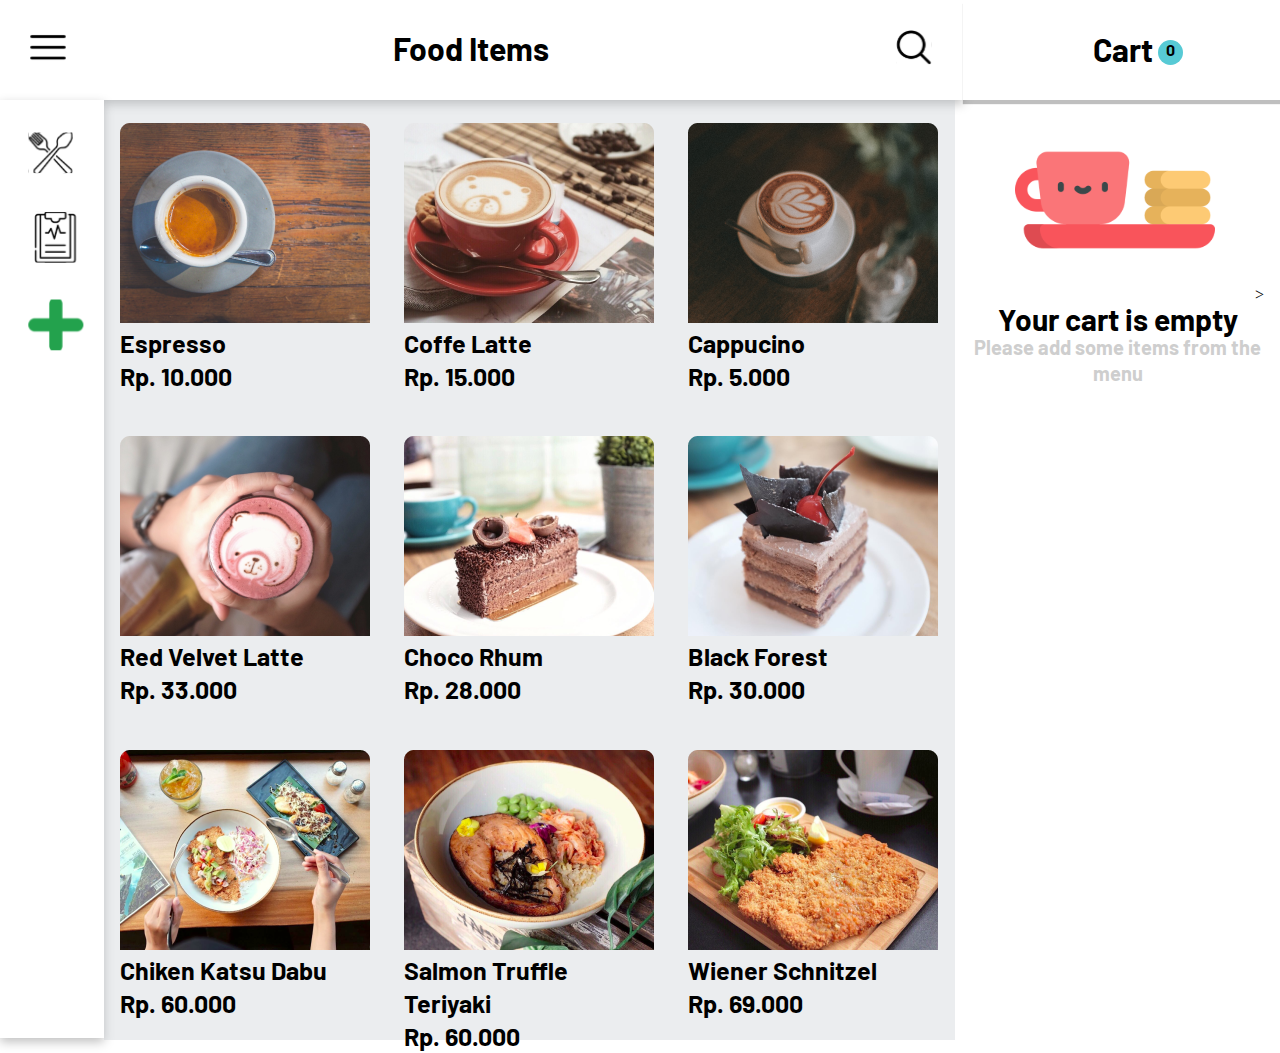
<file: index.html>
<!DOCTYPE html>
<html lang="en">
<head>
    <meta charset="UTF-8">
    <meta name="viewport" content="width=device-width, initial-scale=1.0">
    <link href="https://fonts.googleapis.com/css2?family=Barlow:wght@300&display=swap" rel="stylesheet">
    <link rel="stylesheet" href="style.css">
    <style>
        * {
            margin: 0;
            padding: 0;
        }

        header {
            display: flex;
        }

        .nav-left {
            width: 1002px;
            height: 100px;
            box-shadow: 0px 4px 10px rgba(0, 0, 0, 0.25);
            background-color: #ffff;
        }

        .nav-right {
            width: 330px;
            height: 100px;
            box-shadow: 0psx 4px 10px rgba(0, 0, 0, 0.25);
            background-color: #ffff;
            box-shadow: 0px 4px 1px rgba(0, 0, 0, 0.25);
        }

        .header-left {
            display: flex;
            justify-content: space-between
        }

        .header-right {
            display: flex;
            text-align: left;
        }
    </style>
    <title>LeBlanc Cafe</title>
</head>

<body>
    <header>
        <div class="nav-left">
            <div class="header-left">
                <img class="burger-menu" src="icon/menu.svg" alt="">
                <h1 class="title">Food Items</h1>
                <img class="search-menu" src="icon/magnifying-glass.svg" alt="">
            </div>
        </div>
        <div class="nav-right">
            <div class="header-right" style="text-align:left;">
                <h1 class="cart-text">Cart</h1>
                <div class="box-cart">0</div>
            </div>
        </div>
    </header>
    <article>
        <div class="main-navigation">
            <img class="fork-icon" src="icon/fork.svg" alt="">
            <a href="history.html"><img class="fork-icon" src="icon/clipboard.svg" alt=""></a>
            <img class="fork-icon" src="icon/add.svg" alt="">
        </div>
        <div class="food-menu">
            <div class="menu">
                <img src="icon/1.png" alt="Espresso">
                <h3>Espresso</h3>
                <p>Rp. 10.000</p>
            </div>
            <div class="menu">
                <img src="icon/2.png" alt="Coffee Latte">
                <h3>Coffe Latte</h3>
                <p>Rp. 15.000</p>
            </div>
            <div class="menu">
                <img src="icon/3.png" alt="Cappucino">
                <h3>Cappucino</h3>
                <p>Rp. 5.000</p>
            </div>
            <div class="menu">
                <img src="icon/4.png" alt="Red Velvet Latte">
                <h3>Red Velvet Latte</h3>
                <p>Rp. 33.000</p>
            </div>
            <div class="menu">
                <img src="icon/5.png" alt="Choco Rhum">
                <h3>Choco Rhum</h3>
                <p>Rp. 28.000</p>
            </div>
            <div class="menu">
                <img src="icon/6.png" alt="Black Forest">
                <h3>Black Forest</h3>
                <p>Rp. 30.000</p>
            </div>
            <div class="menu">
                <img src="icon/7.png" alt="Chiken Katsu Dabu">
                <h3>Chiken Katsu Dabu</h3>
                <p>Rp. 60.000</p>
            </div>
            <div class="menu">
                <img src="icon/8.png" alt="Salmon Truffle Teriyaki">
                <h3>Salmon Truffle Teriyaki</h3>
                <p>Rp. 60.000</p>
            </div>
            <div class="menu">
                <img src="icon/9.png" alt="Wiener Schnitzel">
                <h3>Wiener Schnitzel</h3>
                <p>Rp. 69.000</p>
            </div>
        </div>
        <div class="cart">
            <a href="home_select.html"><img class="no-order" src="icon/food-and-restaurant.svg" alt="Empty Cart"></a>>
            <h1 class="text-empty">Your cart is empty</h1>
            <h1 class="text-add-order" style="text-align: center;">Please add some items from the menu</h1>
        </div>
    </article>
</body>

</html>
</file>
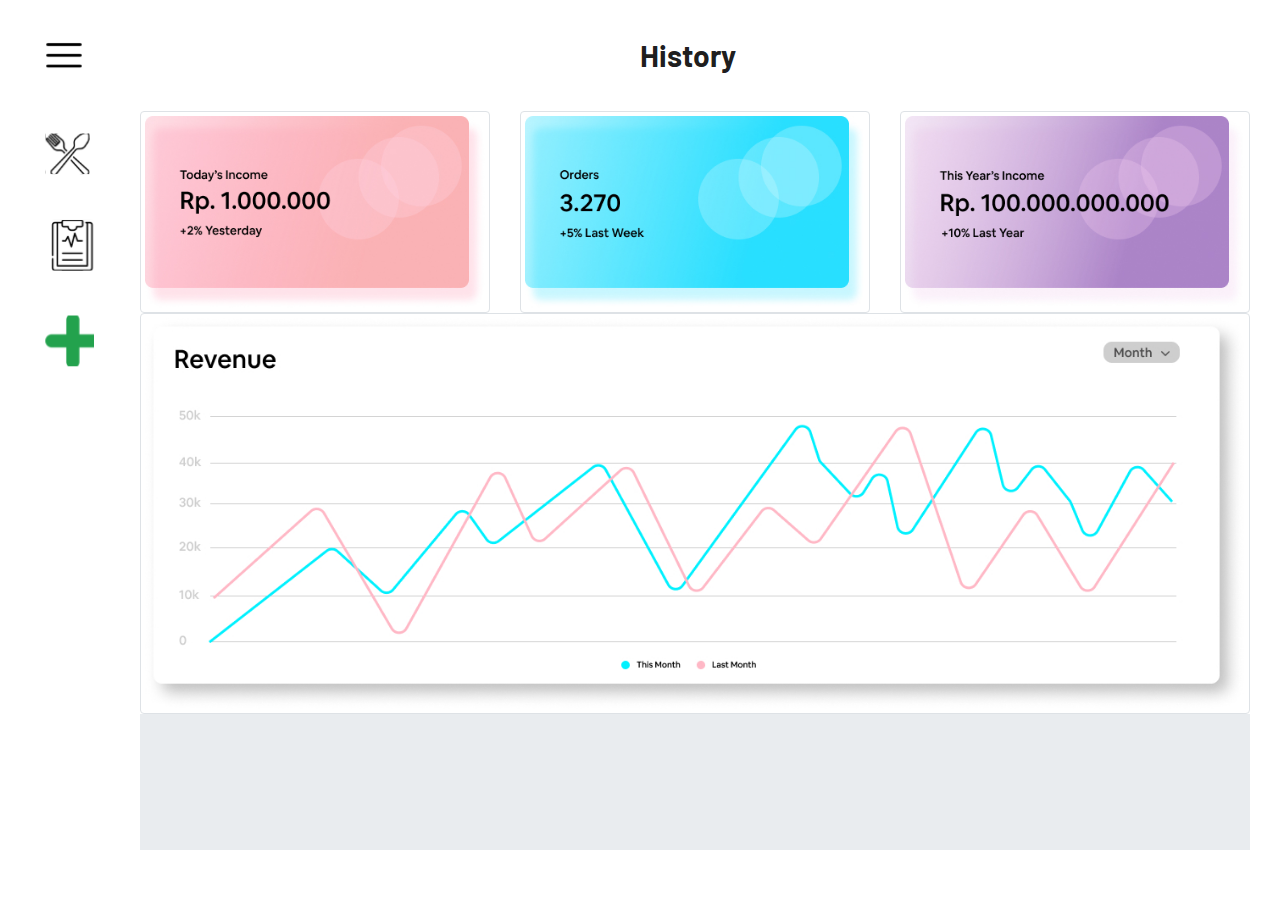
<file: history.html>
<!DOCTYPE html>
<html lang="en">

<head>
    <meta charset="UTF-8">
    <meta name="viewport" content="width=device-width, initial-scale=1.0">
    <link href="https://fonts.googleapis.com/css2?family=Barlow:wght@300&display=swap" rel="stylesheet">
    <link rel="stylesheet" href="https://stackpath.bootstrapcdn.com/bootstrap/4.5.2/css/bootstrap.min.css" integrity="sha384-JcKb8q3iqJ61gNV9KGb8thSsNjpSL0n8PARn9HuZOnIxN0hoP+VmmDGMN5t9UJ0Z" crossorigin="anonymous">

    <style>
        * {
    padding: 0;
    margin: 0;
    box-sizing: border-box;
          }

    .col-md-1 {
        background-color:white;
    }

    .kolom-utama {
        background-color: rgba(190, 195, 202, 0.3);

    }

    .container-empat {
        margin: 5px;
        display: flex;
        flex-direction: row;
        flex-wrap: wrap;
    }

    .card {
        padding: 5px auto;
        margin: 5px auto;
        width: 251px;
        height: 267px;  
    }

    .row {
    display: flex;
    }
    </style>

    <title>LeBlanc Cafe</title>
</head>
<body>
    <!-- navbar -->
    <nav class="navbar navbar-light ">
        <a href="index.html"><img src="icon/menu.svg" alt="Menu" style="margin: 30px;"/></a>
        <a class="navbar-brand" style="margin: auto; text-align: center; font-family: 'Barlow',sans-serif;
        font-weight: bold; font-size: 30px;">History</a>
        
        <form class="form-inline">
          
        </form>
      </nav>
    <!-- navbar -->

    <!-- section -->
        <div class="row">
            <div class="col-md-1">
                <a href=""><img src="icon/fork.svg" alt="fork" style="margin: 22px 45px"></a>
                <a href=""><img src="icon/clipboard.svg" alt="clipboard" style="margin: 22px 45px"></a>
                <a href=""><img src="icon/add.svg" alt="add" style="margin: 22px 45px"></a>
                    
            </div>
            <div class="col-md-11" style="background-color:white">
                
                <div class="container">
                    <!-- Stack the columns on mobile by making one full-width and the other half-width -->
                   
                    <div class="row">
                      <div class="col-6 col-md-4"><img src="icon/Card 1.jpg" class="img-thumbnail"/></div>
                      <div class="col-6 col-md-4"><img src="icon/Card 2.jpg" class="img-thumbnail"/></div>
                      <div class="col-6 col-md-4"><img src="icon/Card 3.jpg" class="img-thumbnail"/></div>
                    </div>
                  
                    <!-- Columns start at 50% wide on mobile and bump up to 33.3% wide on desktop -->
                    <div class="row">
                        <div class="col-12 col-md-12">
                            <img src="icon/Chart.jpg" class="img-thumbnail">
                           
                        </div>
                        
                      </div>
                    <!-- Columns are always 50% wide, on mobile and desktop -->
                    <div class="row">
                      <div class="col-12">
                      <div class="jumbotron jumbotron-fluid">
                        <div class="container">
                        <h1 class="display-4"></h1>                              
                            </div>
                          </div>
                      </div>
                    </div>
                </div>
            </div>
          </div>
        </div>
    </div>
    <!-- section -->

    <!-- Optional JavaScript -->
    <!-- jQuery first, then Popper.js, then Bootstrap JS -->
    <script src="https://code.jquery.com/jquery-3.5.1.slim.min.js" integrity="sha384-DfXdz2htPH0lsSSs5nCTpuj/zy4C+OGpamoFVy38MVBnE+IbbVYUew+OrCXaRkfj" crossorigin="anonymous"></script>
    <script src="https://cdn.jsdelivr.net/npm/popper.js@1.16.1/dist/umd/popper.min.js" integrity="sha384-9/reFTGAW83EW2RDu2S0VKaIzap3H66lZH81PoYlFhbGU+6BZp6G7niu735Sk7lN" crossorigin="anonymous"></script>
    <script src="https://stackpath.bootstrapcdn.com/bootstrap/4.5.2/js/bootstrap.min.js" integrity="sha384-B4gt1jrGC7Jh4AgTPSdUtOBvfO8shuf57BaghqFfPlYxofvL8/KUEfYiJOMMV+rV" crossorigin="anonymous"></script>
  </body>
</html>
</file>
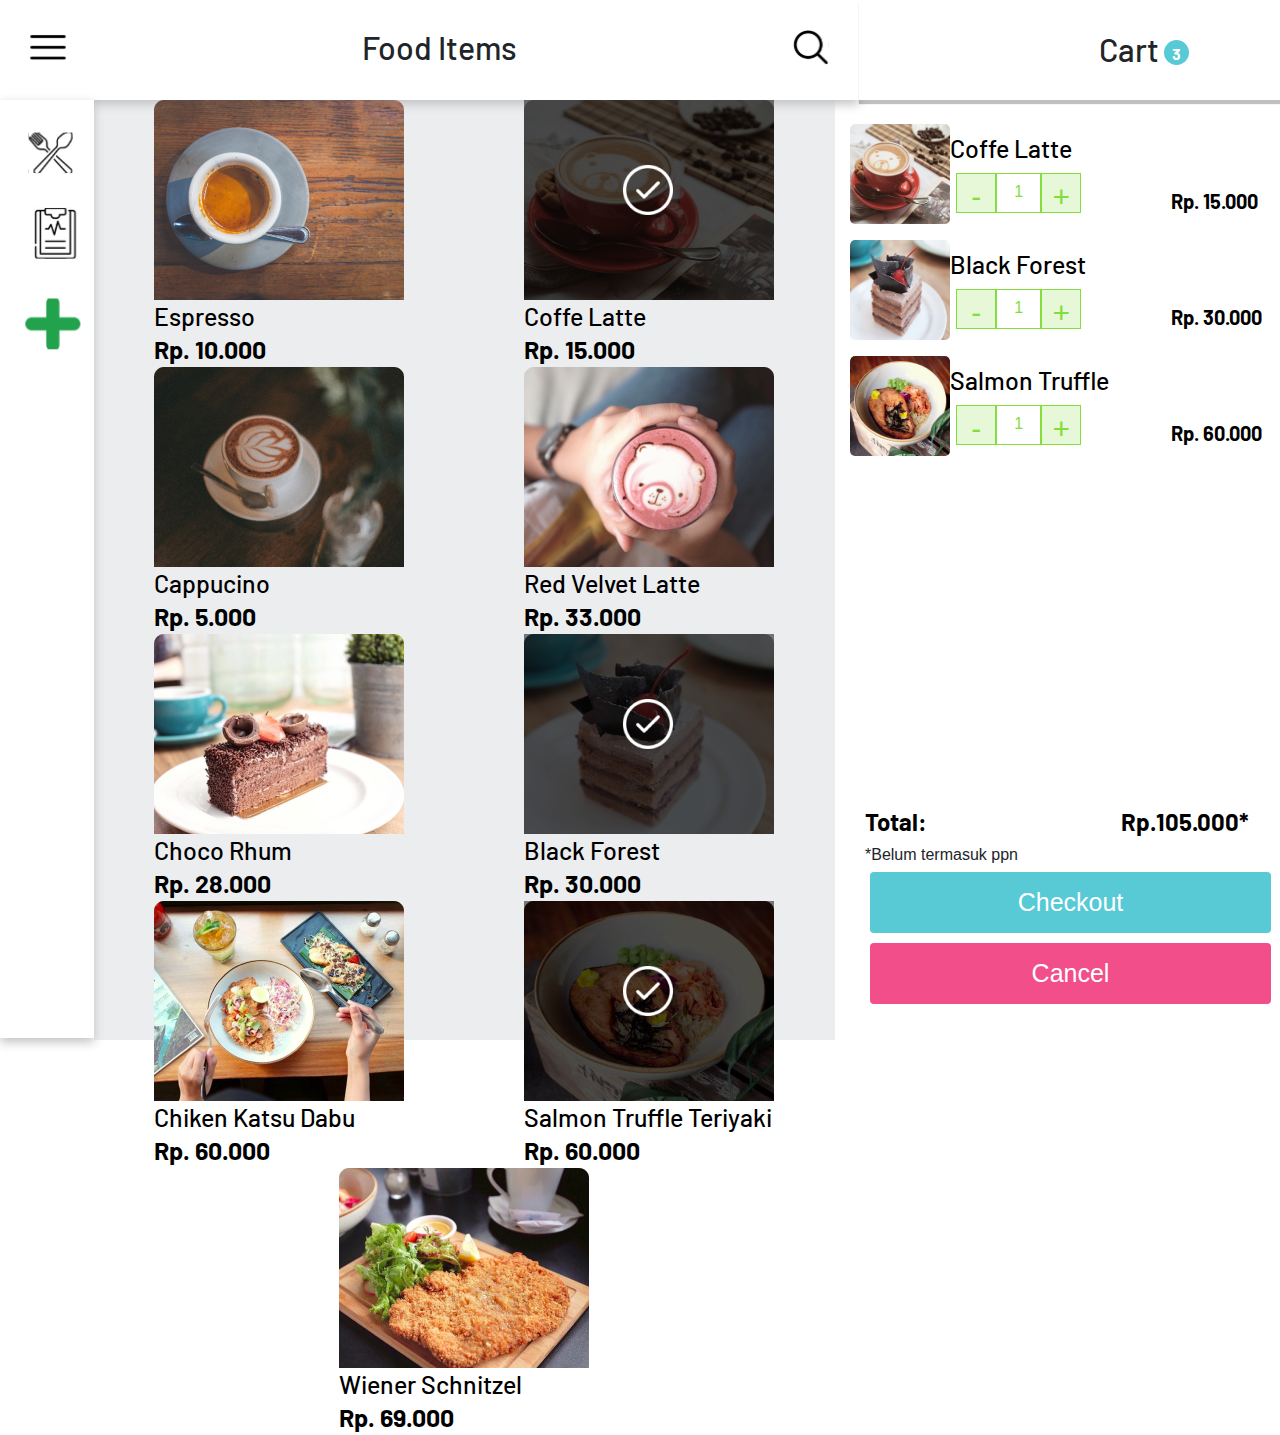
<file: home_select.html>
<!DOCTYPE html>
<html lang="en">

<head>
    <meta charset="UTF-8">
    <meta name="viewport" content="width=device-width, initial-scale=1.0">
    <link rel="stylesheet" href="https://stackpath.bootstrapcdn.com/bootstrap/4.5.2/css/bootstrap.min.css"
        integrity="sha384-JcKb8q3iqJ61gNV9KGb8thSsNjpSL0n8PARn9HuZOnIxN0hoP+VmmDGMN5t9UJ0Z" crossorigin="anonymous">
    <link href="https://fonts.googleapis.com/css2?family=Barlow:wght@300&display=swap" rel="stylesheet">
    <link rel="stylesheet" href="style_select.css">
    <title>LeBlanc Cafe</title>
</head>
<body>
    <header>
        <div class="nav-left">
            <div class="header-left">
                <img class="burger-menu" src="icon/menu.svg" alt="">
                <h1 class="title">Food Items</h1>
                <img class="search-menu" src="icon/magnifying-glass.svg" alt="">
            </div>
        </div>
        <div class="nav-right">
            <div class="header-right">
                <h1 class="cart-text">Cart</h1>
                <div class="box-cart">3</div>
            </div>
        </div>
    </header>
    <article>
        <aside class="main-navigation">
            <img class="fork-icon" src="icon/fork.svg" alt="Menu">
           <a href="history.html"><img class="fork-icon" src="icon/clipboard.svg" alt="History"></a>
            <button class="btn" data-toggle="modal" data-target="#modalAdd"><img class="fork-icon-2"
                src="icon/add.svg" alt="Add Item"></button>
        </aside>
        <div class="food-menu">
            <div class="menu">
                <img src="icon/1.png" alt="Espresso">
                <h3 class="font-menu">Espresso</h3>
                <p>Rp. 10.000</p>
            </div>
            <div class="menu">
                <img src="icon/select.png" alt="Coffe Latte" class="overlay">
                <img src="icon/2.png" alt="" class="image">
                <h3 class="font-menu">Coffe Latte</h3>
                <p>Rp. 15.000</p>
            </div>
            <div class="menu">
                <img src="icon/3.png" alt="Cappucino">
                <h3 class="font-menu">Cappucino</h3>
                <p>Rp. 5.000</p>
            </div>
            <div class="menu">
                <img src="icon/4.png" alt="Red Velvet Latte">
                <h3 class="font-menu">Red Velvet Latte</h3>
                <p>Rp. 33.000</p>
            </div>
            <div class="menu">
                <img src="icon/5.png" alt="Choco Rhum">
                <h3 class="font-menu">Choco Rhum</h3>
                <p>Rp. 28.000</p>
            </div>
            <div class="menu">
                <img src="icon/select.png" alt="" class="overlay">
                <img src="icon/6.png" alt="Black Forest">
                <h3 class="font-menu">Black Forest</h3>
                <p>Rp. 30.000</p>
            </div>
            <div class="menu">
                <img src="icon/7.png" alt="Chicken Katsu Dabu">
                <h3 class="font-menu">Chiken Katsu Dabu</h3>
                <p>Rp. 60.000</p>
            </div>
            <div class="menu">
                <img src="icon/select.png" alt="" class="overlay">
                <img src="icon/8.png" alt="Salmon Truffle Teriyaki">
                <h3 class="font-menu">Salmon Truffle Teriyaki</h3>
                <p>Rp. 60.000</p>
            </div>
            <div class="menu">
                <img src="icon/9.png" alt="Wiener Schnitzel">
                <h3 class="font-menu">Wiener Schnitzel</h3>
                <p>Rp. 69.000</p>
            </div>
        </div>
        <img src="icon/supermarket.png" alt="" onclick="openNav()" class="navPlus">
        <aside class="cart">
            <div class="container mt-4">
                <div class="row">
                    <div class="col-2">
                        <img class="checkout-img" src="icon/2.png" alt="">
                    </div>
                    <div class="col ml-3 mt-2">
                        <h3 class="title-menu">Coffe Latte</h3>
                        <div class="flex-checkout ml-3">
                            <div class="del-items-order">-</div>
                            <div class="box-count">1</div>
                            <div class="del-items-order">+</div>
                            <h4 class="price">Rp. 15.000</h4>
                        </div>
                    </div>
                </div>
                <div class="mt-3"></div>
                <div class="row">
                    <div class="col-2">
                        <img class="checkout-img" src="icon/6.png" alt="">
                    </div>
                    <div class="col ml-3 mt-2">
                        <h3 class="title-menu">Black Forest</h3>
                        <div class="flex-checkout ml-3">
                            <div class="del-items-order">-</div>
                            <div class="box-count">1</div>
                            <div class="del-items-order">+</div>
                            <h4 class="price">Rp. 30.000</h4>
                        </div>
                    </div>
                </div>
                <div class="mt-3"></div>
                <div class="row">
                    <div class="col-2">
                        <img class="checkout-img" src="icon/8.png" alt="">
                    </div>
                    <div class="col ml-3 mt-2">
                        <h3 class="title-menu">Salmon Truffle</h3>
                        <div class="flex-checkout ml-3">
                            <div class="del-items-order">-</div>
                            <div class="box-count">1</div>
                            <div class="del-items-order">+</div>
                            <h4 class="price">Rp. 60.000</h4>
                        </div>
                    </div>
                </div>
                <div class="space"></div>
                <div class="container">
                    <div class="row">
                        <div class="col">
                            <h4 class="total-price-text">Total:</h4>
                            <h6>*Belum termasuk ppn</h6>
                        </div>
                        <div class="col">
                            <h4 class="total-price-text ml-5">Rp.105.000*</h4>
                        </div>
                    </div>
                </div>
                <button class="btn btn-checkout" data-toggle="modal" data-target="#modalCashier">Checkout</button>
                <a href="index.html"><button class="btn btn-cancel">Cancel</button></a>
                <!-- Modal Cashier -->
                <div class="modal fade" id="modalCashier" tabindex="-1" aria-labelledby="exampleModalLabel"
                    aria-hidden="true">
                    <div class="modal-dialog">
                        <div class="modal-content">
                            <div class="box-modal">
                                <div class="container mt-3">
                                    <div class="row">
                                        <div class="col">
                                            <h3>Checkout</h3>
                                        </div>
                                        <div class="col-4">
                                            <h6>Receipt no: #010410919</h6>
                                        </div>
                                    </div>
                                    <div class="row">
                                        <p class="ml-3 text-cashier-modal">Cashier: Pevita Pearce</p>
                                    </div>
                                    <div class="row">
                                        <div class="col">
                                            <h5>Coffe Latte 1x</h5>
                                        </div>
                                        <div class="col-3">
                                            <h5>Rp. 15.000</h5>
                                        </div>
                                    </div>
                                    <div class="row">
                                        <div class="col">
                                            <h5>Black Forest 1x</h5>
                                        </div>
                                        <div class="col-3">
                                            <h5>Rp. 30.000</h5>
                                        </div>
                                    </div>
                                    <div class="row">
                                        <div class="col">
                                            <h5>Salmon Truffle Teriyaki 1x</h5>
                                        </div>
                                        <div class="col-3">
                                            <h5>Rp. 60.000</h5>
                                        </div>
                                    </div>
                                    <div class="row">
                                        <div class="col">
                                            <h5>Ppn 10%</h5>
                                        </div>
                                        <div class="col-3">
                                            <h5>Rp. 10.500</h5>
                                        </div>
                                    </div>
                                    <div class="row justify-content-end">
                                        <div class="col-4">
                                            <h5>Total: Rp. 115.500</h5>
                                        </div>
                                    </div>
                                    <h6>Payment: Cash</h6>
                                    <button class="btn btn-modal-print">Print</button>
                                    <h6 class="text-center">Or</h6>
                                    <button class="btn btn-modal-mail-send">Send Email</button>
                                </div>
                            </div>
                        </div>
                    </div>
                </div>
                <!-- Modal code add items -->
                <div class="modal fade" id="modalAdd" tabindex="-1" role="dialog"
                    aria-labelledby="exampleModalLabel" aria-hidden="true">
                    <div class="modal-dialog" role="document">
                        <div class="modal-content">
                            <div class="box-modal-2">
                                <div class="container mt-3">
                                    <h3>Add Item</h3>
                                    <div class="mt-5"></div>
                                    <div class="row">
                                        <div class="col-3">
                                            <h5>Name</h5>
                                        </div>
                                        <div class="col">
                                            <input class="form-control">
                                        </div>
                                    </div>
                                    <div class="mt-3"></div>
                                    <div class="row">
                                        <div class="col-3">
                                            <h5>Image</h5>
                                        </div>
                                        <div class="col">
                                            <input class="form-control">
                                        </div>
                                    </div>
                                    <div class="mt-3"></div>
                                    <div class="row">
                                        <div class="col-3">
                                            <h5>Price</h5>
                                        </div>
                                        <div class="col">
                                            <input class="form-control">
                                        </div>
                                    </div>
                                    <div class="mt-3"></div>
                                    <div class="row"></div>
                                    <div class="form-group">
                                        <div class="row">
                                            <div class="col">
                                                <h5 for="exampleFormControlSelect1">Category</h5>
                                            </div>
                                            <div class="col">
                                                <select class="form-control" id="exampleFormControlSelect1">
                                                    <option>Drink</option>
                                                    <option>Food</option>
                                                </select>
                                            </div>
                                        </div>
                                        <div class="mt-5"></div>
                                        <div class="row justify-content-end">
                                            <div class="col-2">
                                                <button class="btn button-cancel-item">Cancel</button>
                                            </div>
                                            <div class="col-2">
                                                <button class="btn button-add-item">Add</button>
                                            </div>
                                        </div>
                                    </div>
                                </div>
                            </div>
                        </div>
                    </div>
                </div>
            </div>
        </aside>
    </article>
</script>
<script src="https://code.jquery.com/jquery-3.2.1.slim.min.js"
    integrity="sha384-KJ3o2DKtIkvYIK3UENzmM7KCkRr/rE9/Qpg6aAZGJwFDMVNA/GpGFF93hXpG5KkN"
    crossorigin="anonymous"></script>
<script src="https://cdnjs.cloudflare.com/ajax/libs/popper.js/1.12.9/umd/popper.min.js"
    integrity="sha384-ApNbgh9B+Y1QKtv3Rn7W3mgPxhU9K/ScQsAP7hUibX39j7fakFPskvXusvfa0b4Q"
    crossorigin="anonymous"></script>
<script src="https://maxcdn.bootstrapcdn.com/bootstrap/4.0.0/js/bootstrap.min.js"
    integrity="sha384-JZR6Spejh4U02d8jOt6vLEHfe/JQGiRRSQQxSfFWpi1MquVdAyjUar5+76PVCmYl"
    crossorigin="anonymous"></script>

</html>
</file>
<file: style.css>
.burger-menu {
    margin: 30px;
}

.search-menu {
    margin: auto;
    margin-right: 31.31px;
}

.title {
    margin: auto;
    margin-right: 50px;
    font-family: 'Barlow', sans-serif;
}

.cart-text {
    margin-top: 30px;
    margin-left: 130px;
    font-family: 'Barlow', sans-serif;
}

.box-cart {
    margin-top: 40px;
    margin-left: 5px;
    width: 25px;
    height: 25px;
    font-family: 'Barlow', sans-serif;
    border-radius: 50%;
    text-align: center;
    font-weight: bold;
    background: #57CAD5;
}

article {
    display: flex;
}

.main-navigation {
    width: 109px;
    height: 938px;
    background: #FFFFFF;
    box-shadow: 0px 4px 10px rgba(0, 0, 0, 0.25);
}

.fork-icon {
    margin-top: 32.48px;
    margin-left: 28px
}

.food-menu {
    display: flex;
    width: 893px;
    height: 940px;
    flex-wrap: wrap;
    background: rgba(190, 195, 202, 0.3);
}

.no-order {

    margin-left: 60px;
    margin-right: 40px;
}

.text-empty {

    top: 400px;
    font-family: 'Barlow', sans-serif;
    font-size: 30px;
    line-height: 30px;
    text-align: center;
}

.text-add-order {
    font-family: 'Barlow', sans-serif;
    font-size: 20px;
    line-height: 26px;
    color: #CECECE;
    text-align: center;
}

.menu {
    margin: auto;
    width: 251px;
    height: 267px;
}

h3 {
    margin: 0;
    font-family: 'Barlow', sans-serif;
    color: #000000;
    font-size: 25px;
    line-height: 33px;
}

p {
    margin: 0;
    font-weight: bold;
    font-family: 'Barlow', sans-serif;
    color: #000000;
    font-size: 25px;
    line-height: 33px;
}
</file>
<file: style_select.css>
* {
    margin: 0;
    padding: 0;
}

/* HEADER LEFT */

header {
    display: flex;
}
h1 {
    font-size: 2rem; 
}
.nav-left{
    width: 1002px;
    height: 100px;
    box-shadow: 0px 4px 10px rgba(0, 0, 0, 0.25);
    background-color: #ffff;
}
.header-left {
    display: flex;
    justify-content: space-between
}
.burger-menu {
    margin: 30px;
}
.title {
    margin: auto;
    margin-right:  10px;
    font-family: 'Barlow', sans-serif;
}
.search-menu {
    margin: auto;
    margin-right: 30.31px;
}

/* HEADER RIGHT */

.nav-right{
    width: 491px;
    height: 100px;
    box-shadow: 0psx 4px 10px rgba(0, 0, 0, 0.25);
    background-color: #ffff;
    box-shadow: 0px 4px 1px rgba(0, 0, 0, 0.25);
}
.header-right {
    display: flex;
}
.cart {
    width: 445px;
}
.cart-text {
    margin-top: 30px;
    margin-left: 240px;
    font-family: 'Barlow', sans-serif;
}
.box-cart {
    margin-top: 40px;
    margin-left: 5px;
    padding-top: 2px;
    width: 25px;
    height: 25px;
    font-family: 'Barlow', sans-serif;
    border-radius: 50%;
    text-align: center;
    font-weight: bold;
    background: #57CAD5;
    color: white;
}

/* ARTICLE */

article {
    display: flex;
}

/* ASIDE PART */

.main-navigation {
    width: 109px;
    height: 938px;
    background: #FFFFFF;
    box-shadow: 0px 4px 10px rgba(0, 0, 0, 0.25);
}
.fork-icon {
    margin-top: 32.48px;
    margin-left: 28px
}
.fork-icon-2 {
    margin-top: 32.48px;
    margin-left: 12px
}

/* MENU PART */
.food-menu {
    display: flex;
    width: 893px;
    height: 940px;
    flex-wrap: wrap;
    background: rgba(190, 195, 202, 0.3);
}
.menu {
    margin: auto;
    width: 251px;
    height: 267px;
}
.font-menu {
    margin: 0;
    font-family: 'Barlow', sans-serif;
    color: #000000;
    font-size: 25px;
    line-height: 33px;
}

/* Overlay */
.image {
    display: block;
    height: auto;

}
.overlay {
    position: absolute; 
    background: rgb(0, 0, 0);
    background: rgba(0, 0, 0, 0.5); /* Black see-through */
    color: #f1f1f1; 
    opacity:1;
    color: white;
    text-align: center;
  }
.container .overlay {
    opacity: 1;
}

/* CART ASIDE PART */
.title-menu {
    margin-left: 10px;
    font-family: 'Barlow', sans-serif;
    font-size: 25px;
    line-height: 33px;
    color: #000000;
}
.flex-checkout {
    display: flex;
}
.no-order {
    margin-top: 173px;
    margin-left: 163px;
}
.text-empty {
    position: absolute;
    top: 430px;
    font-family: 'Barlow', sans-serif;
    font-size: 30px;
    line-height: 39px;
    margin-left: 150px;
}
.text-add-order {
    font-family: 'Barlow', sans-serif;
    font-size: 20px;
    line-height: 26px;
    color: #CECECE;
    margin-left: 100px;
}
.space {
    margin-top: 250px;
}
.price {
    font-family: 'Barlow', sans-serif;
    font-size: 20px;
    line-height: 26px;
    color: #000000;
    margin-top: 15px;
    margin-left: 90px;
    font-weight: bold;
}

.menu p {
    margin: 0;
    font-weight: bold;
    font-family: 'Barlow', sans-serif;
    color: #000000;
    font-size: 25px;
    line-height: 33px;
}
.check-menu {
    position: absolute;
    border-radius: 10px 10px 0px 0px;
    background: url(../icons/tick.png);
}
.checkout-img {
    width: 100px;
    height: 100px;
    border-radius: 5px;
}
.box-items {
    width: 45px;
    height: 40px;
    background: #FFFFFF;
    border: 1px solid #82DE3A;
    box-sizing: border-box;
}
.checkout-item {
    display: flex;
    margin-top: 50px;
    margin-left: 30px;
}
.add-items-order {
    background: rgba(130, 222, 58, 0.2);
    border: 1px solid #82DE3A;
    box-sizing: border-box;
    width: 40px;
    text-align: center;
    font-size: 30px;
    height: 40px;
    color: #82DE3A;
}
.del-items-order {
    background: rgba(130, 222, 58, 0.2);
    border: 1px solid #82DE3A;
    box-sizing: border-box;
    width: 40px;
    text-align: center;
    font-size: 30px;
    height: 40px;
    color: #82DE3A;
}
.box-count {
    background: #FFFFFF;
    border: 1px solid #82DE3A;
    box-sizing: border-box;
    width: 45px;
    height: 40px;
    padding-top: 6px;
    text-align: center;
    color: #82DE3A;
}
.total-price-text {
    margin-top: 100px;
    font-family: 'Barlow', sans-serif;
    font-size: 24px;
    line-height: 31px;
    color: #000000;
    font-weight: bold;
}

/* MODAL PART */
.btn-checkout {
    font-size: 25px;
    line-height: 33px;
    margin-left: 20px;
    width: 401px;
    height: 61px;
    color: #ffffff;
    background: #57CAD5;
}
.btn-cancel {
    margin-top: 10px;
    font-size: 25px;
    line-height: 33px;
    margin-left: 20px;
    width: 401px;
    height: 61px;
    color: #ffffff;
    background: #F24F8A;
}
.box-modal {
    width: 600px;
    height: 450px;
    background: #FFFFFF;
    box-shadow: 0px 4px 10px rgba(0, 0, 0, 0.25);
    border-radius: 10px;
}
.box-modal h3, .box-modal h5, .box-modal h6 {
    font-family: 'Barlow', sans-serif;
    font-weight: bold;
}
.box-modal p {
    font-weight: lighter;
    font-size: 15px;
}
.btn-modal-print {
    font-size: 25px;
    line-height: 33px;
    margin-left: 20px;
    width: 530px;
    height: 61px;
    color: #ffffff;
    background: #F24F8A;
}
.btn-modal-mail-send {
    font-size: 25px;
    line-height: 33px;
    margin-left: 20px;
    width: 530px;
    height: 61px;
    color: #ffffff;
    background: #57CAD5;
}
.box-modal-2 {
    width: 500px;
    height: 400px;
    background: #FFFFFF;
    box-shadow: 0px 4px 10px rgba(0, 0, 0, 0.25);
    border-radius: 10px;
}
.box-modal-2 h5, .box-modal-2 h3{
    font-family: 'Barlow', sans-serif;
    font-weight: bold;
}

.button-cancel-item {
    color: #ffffff;
    background: #F24F8A;
}
.button-add-item {
    color: #ffffff;
    background: #57CAD5;
}
.img-checkout {
    position: absolute;
    width: 250px;
    height: 200px;
    left: 416px;
    top: 126px;
    background: url(icons/Select.jpg);
    border-radius: 10px 10px 0px 0px;
}
.fork-icon-hp {
    width: 45px;
    height: 42px;
    margin-top: 32.48px;
    margin-left: 25px;
    display: none;
}
.navPlus {
    width: 0;
}

/* MEDIA SCREEN */
@media screen and (max-width: 500px){
    .navPlus {
        cursor:pointer;
        width: 60px;
        height: 60px;
        background-color: #FFFFFF;
        border-radius: 50%;
        box-shadow: 0px 4px 10px rgba(0, 0, 0, 0.25);
        position: fixed;
        top: 550px;
        right: 15px;
    }
    .cart {
        display: none;
    }
    .nav-right {
        display: none;
    }
    .food-menu {
        display: row;
        flex-wrap: wrap;
        background: #ffff;
    }
    .main-navigation {
        box-shadow: none;
        position: fixed;
    }
    .header-left {
        position: fixed;
        background-color: #ffff;
        justify-content: space-between
    }
    .food-menu {
        margin-left: 50px;
    }
    .title {
        margin-left: 70px;
        margin-right: 50px;
    }
    .modal-cart {
        width: 550px;
        height: 430px;
        box-shadow: 0px 4px 10px rgba(0, 0, 0, 0.25);
        border-radius: 10px;
    }
    .modal-cart h1 {
        font-size: 25px;
    }
    .box-cart {
        margin-top: 6px;
        margin-left: 9px;
        width: 20px;
        height: 20px;
        font-family: 'Barlow', sans-serif;
        border-radius: 50%;
        text-align: center;
        font-weight: bold;
        background: #57CAD5;
        color: white;
    }
    .line {
        width: 100%;
        height: 2px;
        background: grey;
    }
    .checkout-modal-img {
        width: 75px;
        height: 75px;
        border-radius: 5px;
    }
    .modal-cart h3, .modal-cart h4 {
        font-size: 20px;
    }
    .flex-checkout {
        display: flex;
    }
    .add-items-order-modal {
        background: rgba(30, 31, 29, 0.2);
        border: 1px solid #82DE3A;
        box-sizing: border-box;
        width: 20px;
        text-align: center;
        font-size: 2px;
        height: 25px;
        color: #82DE3A;
    }
    .del-items-order-modal {
        background: rgba(130, 222, 58, 0.2);
        border: 1px solid #82DE3A;
        box-sizing: border-box;
        width: 20px;
        text-align: center;
        height: 20px;
        color: #82DE3A;
    }
    .box-count-modal {
        background: #FFFFFF;
        border: 1px solid #82DE3A;
        box-sizing: border-box;
        width: 20px;
        height: 20px;
        padding-bottom: 10px;
        text-align: center;
        color: #82DE3A;
    }
    .price-modal {
        margin-left: 195px;
    }
    .total-price-text {
        font-family: 'Barlow', sans-serif;
        font-size: 24px;
        line-height: 31px;
        color: #000000;
        font-weight: bold;
    }
    .fork-icon-hp {
        width: 45px;
        height: 42px;
        margin-top: 32.48px;
        margin-left: 25px;
        display: none;
    }
    /* navabar */
    

}
</file>
